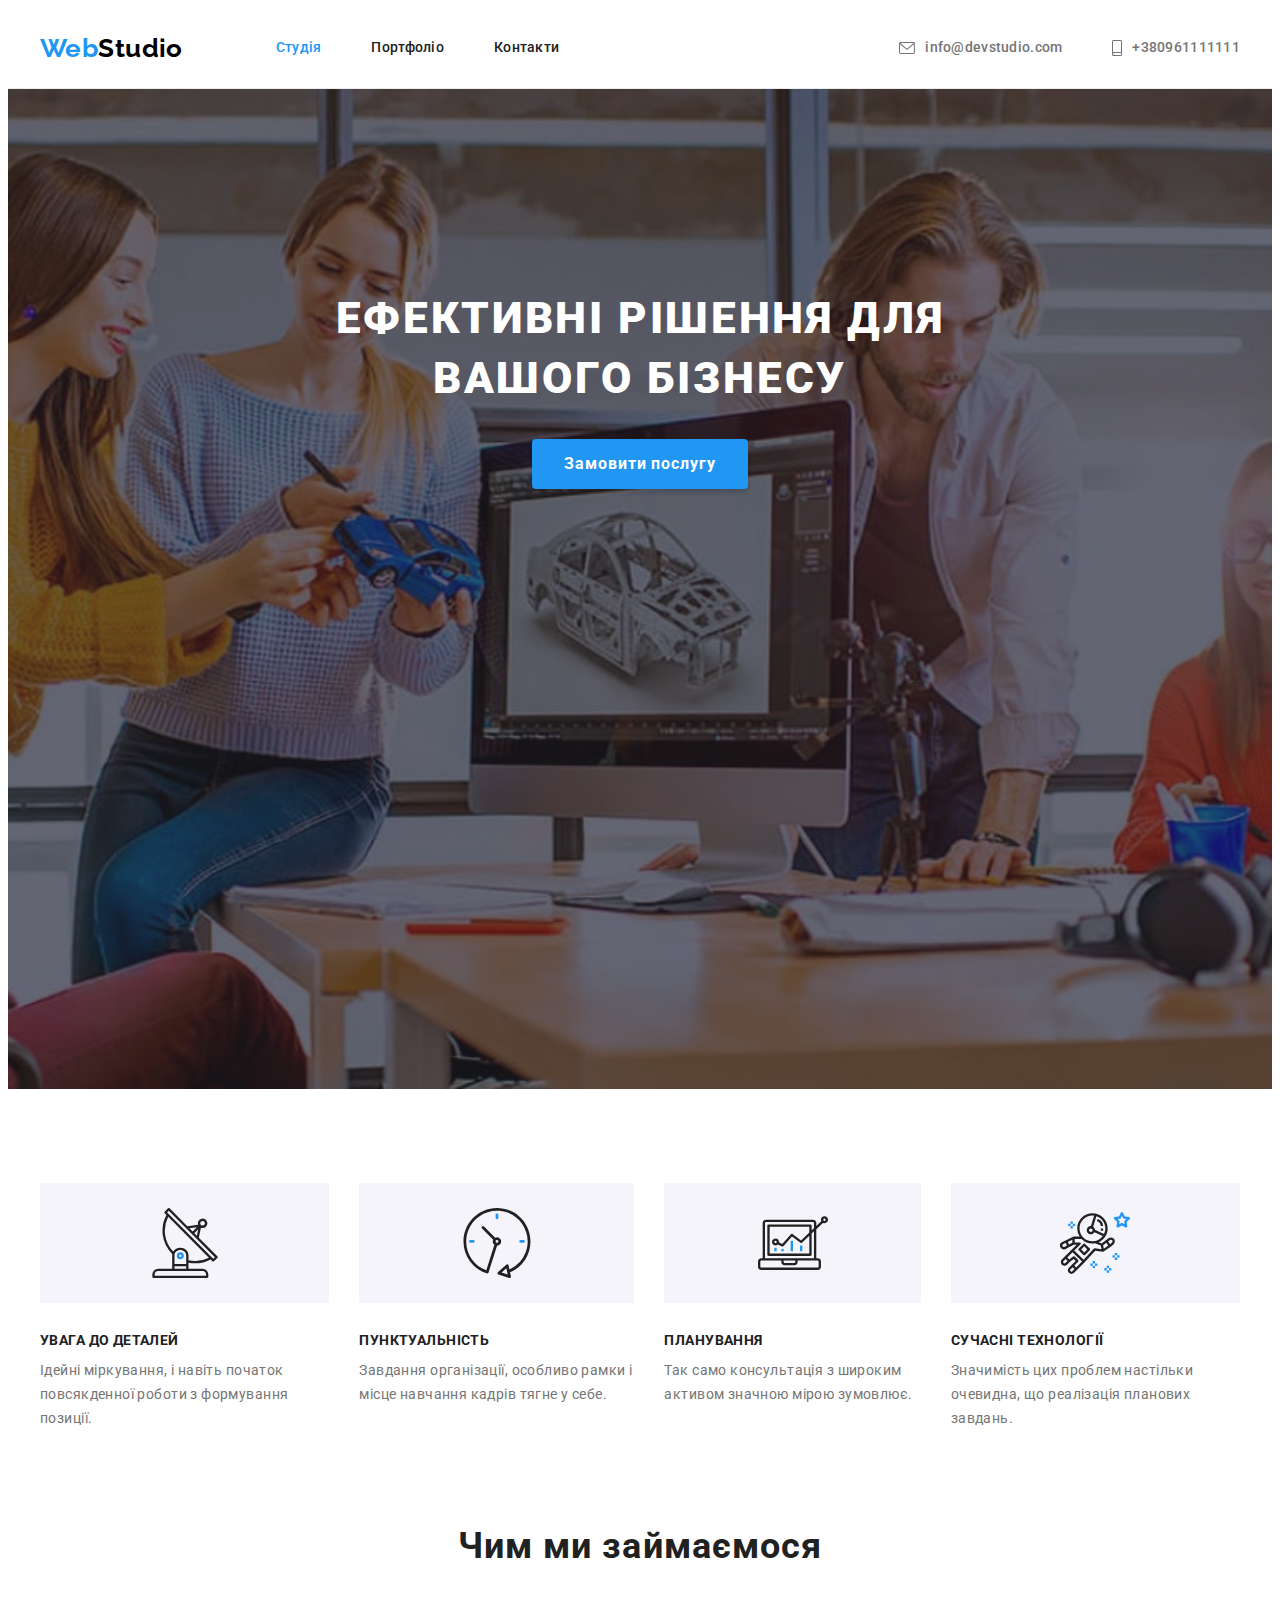
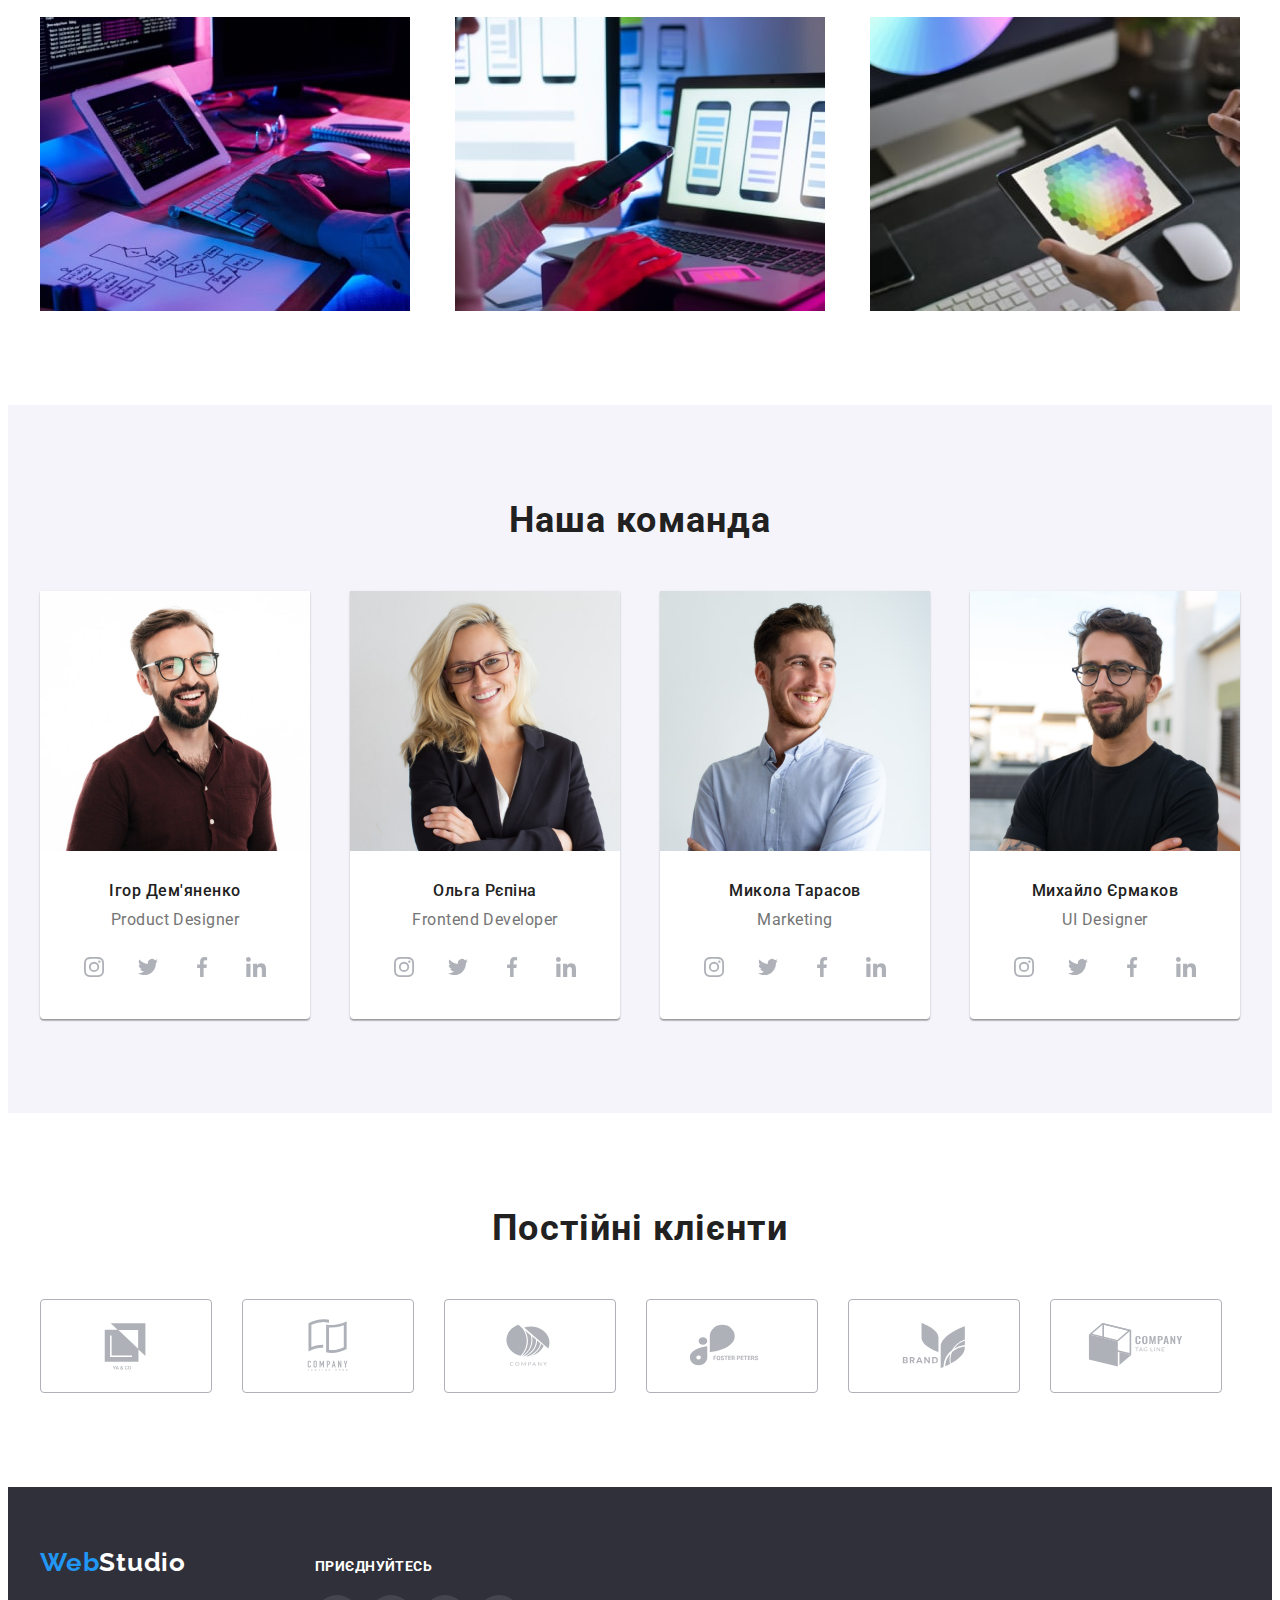
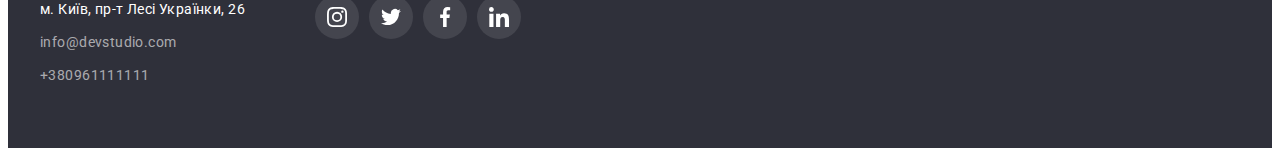
<file: index.html>
<!DOCTYPE html>
<html lang="uk">
  <head>
    <meta charset="UTF-8" />
    <meta http-equiv="X-UA-Compatible" content="IE=edge" />
    <meta name="viewport" content="width=device-width, initial-scale=1.0" />
    <title>Web Studio</title>
    <link rel="preconnect" href="https://fonts.googleapis.com" />
    <link rel="preconnect" href="https://fonts.gstatic.com" crossorigin />
    <link
      href="https://fonts.googleapis.com/css2?family=Raleway:wght@700&family=Roboto:wght@400;500;700;900&display=swap"
      rel="stylesheet"
    />
    <link
      rel="stylesheet"
      href="https://cdnjs.cloudflare.com/ajax/libs/modern-normalize/1.1.0/modern-normalize.min.css"
      integrity="sha512-wpPYUAdjBVSE4KJnH1VR1HeZfpl1ub8YT/NKx4PuQ5NmX2tKuGu6U/JRp5y+Y8XG2tV+wKQpNHVUX03MfMFn9Q=="
      crossorigin="anonymous"
      referrerpolicy="no-referrer"
    />
    <link rel="stylesheet" href="./css/styles.css" />
  </head>
  <body>
    <!-- Header -->
    <header class="header">
      <div class="container main-nav">
        <nav class="main-nav">
          <a href="./index.html" class="header-logo link">
            <span class="logo-accent">Web</span>Studio</a
          >
          <ul class="site-nav list">
            <li class="item">
              <a href="./index.html" class="header-link current link">Студія</a>
            </li>
            <li class="item">
              <a href="./portfolio.html" class="header-link link">Портфоліо</a>
            </li>
            <li class="item">
              <a href="" class="header-link link">Контакти</a>
            </li>
          </ul>
        </nav>
        <ul class="contacts list">
          <li class="contact-item">
            <a href="mailto:info@devstudio.com" class="contact-link link">
              <svg class="contacts-icon" width="16" height="12">
                <use href="./images/icons.svg#icon-envelopehover"></use>
              </svg>
              info@devstudio.com
            </a>
          </li>
          <li class="contact-item">
            <a href="tel:+380961111111" class="contact-link link">
              <svg class="contacts-icon" width="10" height="16">
                <use href="./images/icons.svg#icon-smartphone"></use>
              </svg>
              +380961111111</a
            >
          </li>
        </ul>
      </div>
    </header>

    <main>
      <!-- hero -->
      <section class="hero">
        <div class="container">
          <h1 class="hero-title">Ефективні рішення для вашого бізнесу</h1>
          <button type="button" class="button">Замовити послугу</button>
        </div>
      </section>

      <!-- Переваги -->
      <section class="feature section">
        <div class="container">
          <h2 class="visually-hidden">Наші преваги</h2>
          <ul class="feature-items list">
            <li class="feature-item">
              <div class="feature-icons">
                <svg class="icon-block" width="70" height="70">
                  <use href="./images/icons.svg#icon-antenna"></use>
                </svg>
              </div>
              <h3 class="feature-title">УВАГА ДО ДЕТАЛЕЙ</h3>
              <p class="feature-text">
                Ідейні міркування, і навіть початок повсякденної роботи з
                формування позиції.
              </p>
            </li>
            <li class="feature-item">
              <div class="feature-icons">
                <svg class="icon-block" width="70" height="70">
                  <use href="./images/icons.svg#icon-clock"></use>
                </svg>
              </div>
              <h3 class="feature-title">ПУНКТУАЛЬНІСТЬ</h3>
              <p class="feature-text">
                Завдання організації, особливо рамки і місце навчання кадрів
                тягне у себе.
              </p>
            </li>
            <li class="feature-item">
              <div class="feature-icons">
                <svg class="icon-block" width="70" height="70">
                  <use href="./images/icons.svg#icon-diagram"></use>
                </svg>
              </div>
              <h3 class="feature-title">ПЛАНУВАННЯ</h3>
              <p class="feature-text">
                Так само консультація з широким активом значною мірою зумовлює.
              </p>
            </li>
            <li class="feature-item">
              <div class="feature-icons">
                <svg class="icon-block" width="70" height="70">
                  <use href="./images/icons.svg#icon-astronaut"></use>
                </svg>
              </div>
              <h3 class="feature-title">СУЧАСНІ ТЕХНОЛОГІЇ</h3>
              <p class="feature-text">
                Значимість цих проблем настільки очевидна, що реалізація
                планових завдань.
              </p>
            </li>
          </ul>
        </div>
      </section>
      <!-- Чим ми займаємося -->
      <section class="work section">
        <div class="container">
          <h2 class="work-title">Чим ми займаємося</h2>
          <ul class="work-item list">
            <li>
              <img
                src="./images/img1.jpg"
                alt="верстка"
                width="370"
                class="item"
              />
            </li>
            <li>
              <img
                src="./images/img2.jpg"
                alt="дизайн"
                width="370"
                class="item"
              />
            </li>
            <li>
              <img
                src="./images/img3.jpg"
                alt="оформлення"
                width="370"
                class="item"
              />
            </li>
          </ul>
        </div>
      </section>
      <!-- Наша команда -->
      <section class="team section">
        <div class="container">
          <h2 class="work-title">Наша команда</h2>
          <ul class="team-item list">
            <li class="item-border">
              <img
                src="./images/photo1.jpg"
                alt="фото1"
                width="270"
                class="item"
              />
              <div class="title-text">
                <h3 class="title">Ігор Дем'яненко</h3>
                <p class="text">Product Designer</p>
                <ul class="team-soc list">
                  <li class="team-soc-item">
                    <a href="" class="team-soc-link">
                      <svg class="team-soc-icon" width="20" height="20">
                        <use href="./images/icons.svg#icon-instagram"></use>
                      </svg>
                    </a>
                  </li>
                  <li class="team-soc-item">
                    <a href="" class="team-soc-link">
                      <svg class="team-soc-icon" width="20" height="20">
                        <use href="./images/icons.svg#icon-twitter"></use>
                      </svg>
                    </a>
                  </li>
                  <li class="team-soc-item">
                    <a href="" class="team-soc-link">
                      <svg class="team-soc-icon" width="20" height="20">
                        <use href="./images/icons.svg#icon-facebook"></use>
                      </svg>
                    </a>
                  </li>
                  <li class="team-soc-item">
                    <a href="" class="team-soc-link">
                      <svg class="team-soc-icon" width="20" height="20">
                        <use href="./images/icons.svg#icon-linkedin"></use>
                      </svg>
                    </a>
                  </li>
                </ul>
              </div>
            </li>
            <li class="item-border">
              <img
                src="./images/photo2.jpg"
                alt="фото2"
                width="270"
                class="item"
              />
              <div class="title-text">
                <h3 class="title">Ольга Рєпіна</h3>
                <p class="text">Frontend Developer</p>
                <ul class="team-soc list">
                  <li class="team-soc-item">
                    <a href="" class="team-soc-link">
                      <svg class="team-soc-icon" width="20" height="20">
                        <use href="./images/icons.svg#icon-instagram"></use>
                      </svg>
                    </a>
                  </li>
                  <li class="team-soc-item">
                    <a href="" class="team-soc-link">
                      <svg class="team-soc-icon" width="20" height="20">
                        <use href="./images/icons.svg#icon-twitter"></use>
                      </svg>
                    </a>
                  </li>
                  <li class="team-soc-item">
                    <a href="" class="team-soc-link">
                      <svg class="team-soc-icon" width="20" height="20">
                        <use href="./images/icons.svg#icon-facebook"></use>
                      </svg>
                    </a>
                  </li>
                  <li class="team-soc-item">
                    <a href="" class="team-soc-link">
                      <svg class="team-soc-icon" width="20" height="20">
                        <use href="./images/icons.svg#icon-linkedin"></use>
                      </svg>
                    </a>
                  </li>
                </ul>
              </div>
            </li>
            <li class="item-border">
              <img
                src="./images/photo3.jpg"
                alt="фото3"
                width="270"
                class="item"
              />
              <div class="title-text">
                <h3 class="title">Микола Тарасов</h3>
                <p class="text">Marketing</p>
                <ul class="team-soc list">
                  <li class="team-soc-item">
                    <a href="" class="team-soc-link">
                      <svg class="team-soc-icon" width="20" height="20">
                        <use href="./images/icons.svg#icon-instagram"></use>
                      </svg>
                    </a>
                  </li>
                  <li class="team-soc-item">
                    <a href="" class="team-soc-link">
                      <svg class="team-soc-icon" width="20" height="20">
                        <use href="./images/icons.svg#icon-twitter"></use>
                      </svg>
                    </a>
                  </li>
                  <li class="team-soc-item">
                    <a href="" class="team-soc-link">
                      <svg class="team-soc-icon" width="20" height="20">
                        <use href="./images/icons.svg#icon-facebook"></use>
                      </svg>
                    </a>
                  </li>
                  <li class="team-soc-item">
                    <a href="" class="team-soc-link">
                      <svg class="team-soc-icon" width="20" height="20">
                        <use href="./images/icons.svg#icon-linkedin"></use>
                      </svg>
                    </a>
                  </li>
                </ul>
              </div>
            </li>
            <li class="item-border">
              <img
                src="./images/photo4.jpg"
                alt="фото4"
                width="270"
                class="item"
              />
              <div class="title-text">
                <h3 class="title">Михайло Єрмаков</h3>
                <p class="text">UI Designer</p>
                <ul class="team-soc list">
                  <li class="team-soc-item">
                    <a href="" class="team-soc-link">
                      <svg class="team-soc-icon" width="20" height="20">
                        <use href="./images/icons.svg#icon-instagram"></use>
                      </svg>
                    </a>
                  </li>
                  <li class="team-soc-item">
                    <a href="" class="team-soc-link">
                      <svg class="team-soc-icon" width="20" height="20">
                        <use href="./images/icons.svg#icon-twitter"></use>
                      </svg>
                    </a>
                  </li>
                  <li class="team-soc-item">
                    <a href="" class="team-soc-link">
                      <svg class="team-soc-icon" width="20" height="20">
                        <use href="./images/icons.svg#icon-facebook"></use>
                      </svg>
                    </a>
                  </li>
                  <li class="team-soc-item">
                    <a href="" class="team-soc-link">
                      <svg class="team-soc-icon" width="20" height="20">
                        <use href="./images/icons.svg#icon-linkedin"></use>
                      </svg>
                    </a>
                  </li>
                </ul>
              </div>
            </li>
          </ul>
        </div>
      </section>

      <!-- Постійні клієнти -->
      <section class="clients section">
        <div class="container">
          <h2 class="clients-title">Постійні клієнти</h2>
          <ul class="clients-list list">
            <li class="client-item">
              <a href="" class="client-link link">
                <svg class="client-logo" width="106" height="60">
                  <use href="./images/icons.svg#icon-Logo1"></use>
                </svg>
              </a>
            </li>
            <li class="client-item">
              <a href="" class="client-link link">
                <svg class="client-logo" width="106" height="60">
                  <use href="./images/icons.svg#icon-Logo2"></use>
                </svg>
              </a>
            </li>
            <li class="client-item">
              <a href="" class="client-link link">
                <svg class="client-logo" width="106" height="60">
                  <use href="./images/icons.svg#icon-Logo3"></use>
                </svg>
              </a>
            </li>
            <li class="client-item">
              <a href="" class="client-link link">
                <svg class="client-logo" width="106" height="60">
                  <use href="./images/icons.svg#icon-Logo4"></use>
                </svg>
              </a>
            </li>
            <li class="client-item">
              <a href="" class="client-link link">
                <svg class="client-logo" width="106" height="60">
                  <use href="./images/icons.svg#icon-Logo5"></use>
                </svg>
              </a>
            </li>
            <li class="client-item">
              <a href="" class="client-link link">
                <svg class="client-logo" width="106" height="60">
                  <use href="./images/icons.svg#icon-Logo6"></use>
                </svg>
              </a>
            </li>
          </ul>
        </div>
      </section>
    </main>
    <!-- FOOTER -->
    <footer class="footer">
      <div class="container connect-box">
        <div class="address-box">
          <a href="./index.html" class="footer-logo link">
            <span class="logo-accent">Web</span>Studio</a
          >
          <address>
            <ul class="address-item list">
              <li class="item">
                <a
                  href="https://goo.gl/maps/reQ4tr1Y8sRU6kU5A"
                  target="_blank"
                  rel="noopener nofollow"
                  class="address link"
                  >м. Київ, пр-т Лесі Українки, 26</a
                >
              </li>
              <li class="item">
                <a href="mailto:info@devstudio.com" class="contact link"
                  >info@devstudio.com</a
                >
              </li>
              <li class="item">
                <a href="tel:+380961111111" class="contact link"
                  >+380961111111</a
                >
              </li>
            </ul>
          </address>
        </div>

        <div class="connect">
          <p class="connect-text">приєднуйтесь</p>
          <ul class="connect-list list">
            <li class="connect-item">
              <a href="" class="connect-link link">
                <svg class="connect-icons" width="20" height="20">
                  <use href="./images/icons.svg#icon-instagram"></use>
                </svg>
              </a>
            </li>
            <li class="connect-item">
              <a href="" class="connect-link link">
                <svg class="connect-icons" width="20" height="20">
                  <use href="./images/icons.svg#icon-twitter"></use>
                </svg>
              </a>
            </li>
            <li class="connect-item">
              <a href="" class="connect-link link">
                <svg class="connect-icons" width="20" height="20">
                  <use href="./images/icons.svg#icon-facebook"></use>
                </svg>
              </a>
            </li>
            <li class="connect-item">
              <a href="" class="connect-link link">
                <svg class="connect-icons" width="20" height="20">
                  <use href="./images/icons.svg#icon-linkedin"></use>
                </svg>
              </a>
            </li>
          </ul>
        </div>
      </div>
    </footer>
  </body>
</html>
</file>
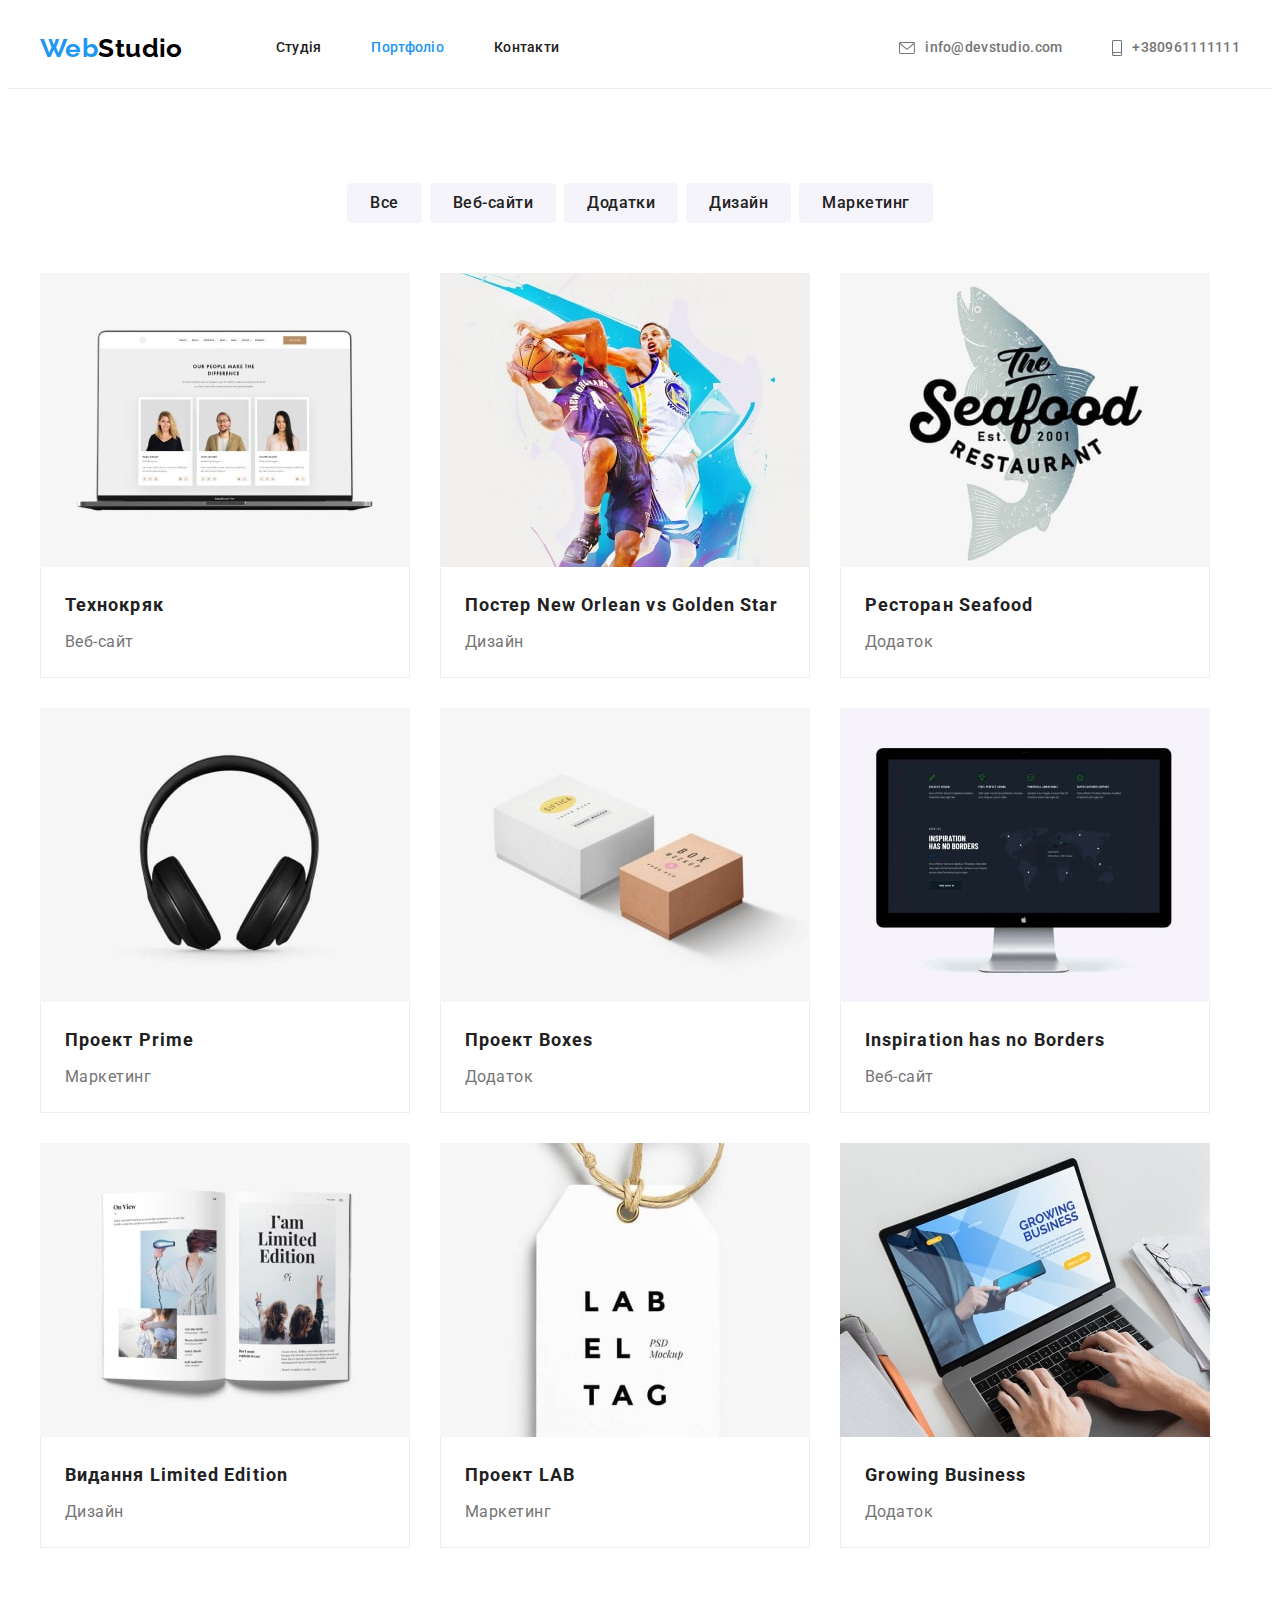
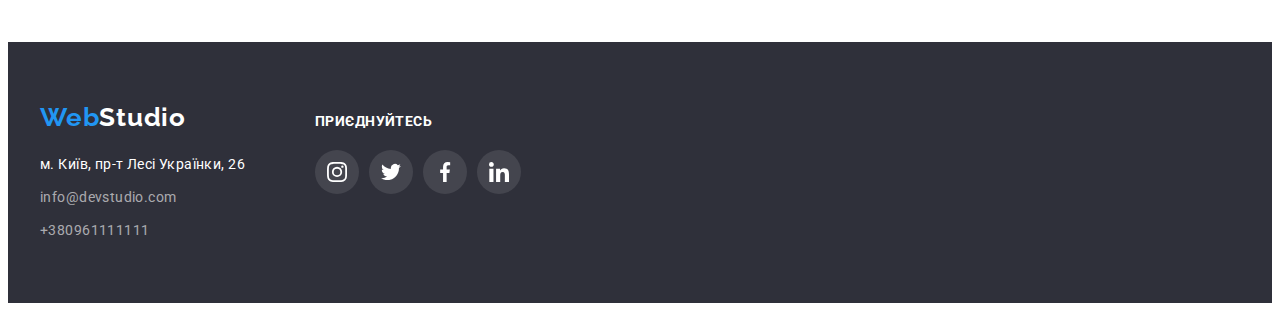
<file: portfolio.html>
<!DOCTYPE html>
<html lang="uk">
  <head>
    <meta charset="UTF-8" />
    <meta http-equiv="X-UA-Compatible" content="IE=edge" />
    <meta name="viewport" content="width=device-width, initial-scale=1.0" />
    <title>Web Studio</title>
    <link rel="preconnect" href="https://fonts.googleapis.com" />
    <link rel="preconnect" href="https://fonts.gstatic.com" crossorigin />
    <link
      href="https://fonts.googleapis.com/css2?family=Raleway:wght@700&family=Roboto:wght@400;500;700;900&display=swap"
      rel="stylesheet"
    />
    <link
      rel="stylesheet"
      href="https://cdnjs.cloudflare.com/ajax/libs/modern-normalize/1.1.0/modern-normalize.min.css"
      integrity="sha512-wpPYUAdjBVSE4KJnH1VR1HeZfpl1ub8YT/NKx4PuQ5NmX2tKuGu6U/JRp5y+Y8XG2tV+wKQpNHVUX03MfMFn9Q=="
      crossorigin="anonymous"
      referrerpolicy="no-referrer"
    />
    <link rel="stylesheet" href="./css/styles.css" />
  </head>
  <body>
    <!-- Header -->
    <header class="header">
      <div class="container main-nav">
        <nav class="main-nav">
          <a href="./index.html" class="header-logo link">
            <span class="logo-accent">Web</span>Studio</a
          >
          <ul class="site-nav list">
            <li class="item">
              <a href="./index.html" class="header-link link">Студія</a>
            </li>
            <li class="item">
              <a href="./portfolio.html" class="header-link current link"
                >Портфоліо</a
              >
            </li>
            <li class="item">
              <a href="" class="header-link link">Контакти</a>
            </li>
          </ul>
        </nav>
        <ul class="contacts list">
          <li class="contact-item">
            <a href="mailto:info@devstudio.com" class="contact-link link">
              <svg class="contacts-icon" width="16" height="12">
                <use href="./images/icons.svg#icon-envelopehover"></use>
              </svg>
              info@devstudio.com
            </a>
          </li>
          <li class="contact-item">
            <a href="tel:+380961111111" class="contact-link link">
              <svg class="contacts-icon" width="10" height="16">
                <use href="./images/icons.svg#icon-smartphone"></use>
              </svg>
              +380961111111</a
            >
          </li>
        </ul>
      </div>
    </header>

    <main>
      <section class="portfolio-section">
        <div class="container">
          <h1 class="visually-hidden">Приклади наших робіт</h1>
          <ul class="button-items list">
            <li class="item">
              <button type="button" class="button-filter">Все</button>
            </li>
            <li class="item">
              <button type="button" class="button-filter">Веб-сайти</button>
            </li>
            <li class="item">
              <button type="button" class="button-filter">Додатки</button>
            </li>
            <li class="item">
              <button type="button" class="button-filter">Дизайн</button>
            </li>
            <li class="item">
              <button type="button" class="button-filter">Маркетинг</button>
            </li>
          </ul>
          <ul class="portfolio-items list">
            <li class="example">
              <a href="" class="example-link link">
                <img
                  src="./images/project1.jpg"
                  alt="foto-project"
                  width="370"
                />
                <div class="description">
                  <h2 class="description-title">Технокряк</h2>
                  <p class="description-text">Веб-сайт</p>
                </div>
              </a>
            </li>
            <li class="example">
              <a href="" class="example-link link">
                <img
                  src="./images/project2.jpg"
                  alt="foto-project"
                  width="370"
                />
                <div class="description">
                  <h2 class="description-title">
                    Постер New Orlean vs Golden Star
                  </h2>
                  <p class="description-text">Дизайн</p>
                </div>
              </a>
            </li>
            <li class="example">
              <a href="" class="example-link link">
                <img
                  src="./images/project3.jpg"
                  alt="foto-project"
                  width="370"
                />
                <div class="description">
                  <h2 class="description-title">Ресторан Seafood</h2>
                  <p class="description-text">Додаток</p>
                </div>
              </a>
            </li>
            <li class="example">
              <a href="" class="example-link link">
                <img
                  src="./images/project4.jpg"
                  alt="foto-project"
                  width="370"
                />
                <div class="description">
                  <h2 class="description-title">Проект Prime</h2>
                  <p class="description-text">Маркетинг</p>
                </div>
              </a>
            </li>
            <li class="example">
              <a href="" class="example-link link">
                <img
                  src="./images/project5.jpg"
                  alt="foto-project"
                  width="370"
                />
                <div class="description">
                  <h2 class="description-title">Проект Boxes</h2>
                  <p class="description-text">Додаток</p>
                </div>
              </a>
            </li>
            <li class="example">
              <a href="" class="example-link link">
                <img
                  src="./images/project6.jpg"
                  alt="foto-project"
                  width="370"
                />
                <div class="description">
                  <h2 class="description-title">Inspiration has no Borders</h2>
                  <p class="description-text">Веб-сайт</p>
                </div>
              </a>
            </li>
            <li class="example">
              <a href="" class="example-link link">
                <img
                  src="./images/project7.jpg"
                  alt="foto-project"
                  width="370"
                />
                <div class="description">
                  <h2 class="description-title">Видання Limited Edition</h2>
                  <p class="description-text">Дизайн</p>
                </div>
              </a>
            </li>
            <li class="example">
              <a href="" class="example-link link">
                <img
                  src="./images/project8.jpg"
                  alt="foto-project"
                  width="370"
                />
                <div class="description">
                  <h2 class="description-title">Проект LAB</h2>
                  <p class="description-text">Маркетинг</p>
                </div>
              </a>
            </li>
            <li class="example">
              <a href="" class="example-link link">
                <img
                  src="./images/project9.jpg"
                  alt="foto-project"
                  width="370"
                />
                <div class="description">
                  <h2 class="description-title">Growing Business</h2>
                  <p class="description-text">Додаток</p>
                </div>
              </a>
            </li>
          </ul>
        </div>
      </section>
    </main>

    <!-- FOOTER -->
    <footer class="footer">
      <div class="container connect-box">
        <div class="address-box">
          <a href="./index.html" class="footer-logo link">
            <span class="logo-accent">Web</span>Studio</a
          >
          <address>
            <ul class="address-item list">
              <li class="item">
                <a
                  href="https://goo.gl/maps/reQ4tr1Y8sRU6kU5A"
                  target="_blank"
                  rel="noopener nofollow"
                  class="address link"
                  >м. Київ, пр-т Лесі Українки, 26</a
                >
              </li>
              <li class="item">
                <a href="mailto:info@devstudio.com" class="contact link"
                  >info@devstudio.com</a
                >
              </li>
              <li class="item">
                <a href="tel:+380961111111" class="contact link"
                  >+380961111111</a
                >
              </li>
            </ul>
          </address>
        </div>

        <div class="connect">
          <p class="connect-text">приєднуйтесь</p>
          <ul class="connect-list list">
            <li class="connect-item">
              <a href="" class="connect-link link">
                <svg class="connect-icons" width="20" height="20">
                  <use href="./images/icons.svg#icon-instagram"></use>
                </svg>
              </a>
            </li>
            <li class="connect-item">
              <a href="" class="connect-link link">
                <svg class="connect-icons" width="20" height="20">
                  <use href="./images/icons.svg#icon-twitter"></use>
                </svg>
              </a>
            </li>
            <li class="connect-item">
              <a href="" class="connect-link link">
                <svg class="connect-icons" width="20" height="20">
                  <use href="./images/icons.svg#icon-facebook"></use>
                </svg>
              </a>
            </li>
            <li class="connect-item">
              <a href="" class="connect-link link">
                <svg class="connect-icons" width="20" height="20">
                  <use href="./images/icons.svg#icon-linkedin"></use>
                </svg>
              </a>
            </li>
          </ul>
        </div>
      </div>
    </footer>
  </body>
</html>
</file>
<file: css/styles.css>
:root {
  --primary-text-color: #757575;
  --logo-color: #000000;
  --title-text-color: #212121;
  --accent-color: #2196f3;
  --primary-white-color: #ffffff;
  --hero-bg-color: #2f303a;
  --section-bg: #f5f4fa;
  --border-color: #eeeeee;
  --line-color: #ececec;
  --grey: #afb1b8;
}
body {
  color: var(--primary-text-color);
  background-color: var(--primary-white-color);
  font-family: "Roboto", sans-serif;
  font-size: 14px;
  letter-spacing: 0.03em;
}
h1,
h2,
h3,
h4,
h5,
h6,
p {
  margin: 0;
}

img {
  display: block;
  max-width: 100%;
  height: auto;
}
button {
  display: block;
  margin: 0 auto;
  cursor: pointer;
  border-radius: 4px;
  border: none;
}
.section {
  padding-top: 94px;
  padding-bottom: 94px;
}
.container {
  width: 1200px;
  margin: 0 auto;
  padding: 0 15px;
}

.visually-hidden {
  position: absolute;
  width: 1px;
  height: 1px;
  margin: -1px;
  border: 0;
  padding: 0;

  white-space: nowrap;
  clip-path: inset(100%);
  clip: rect(0 0 0 0);
  overflow: hidden;
}
.list {
  list-style: none;
  margin: 0;
  padding: 0;
}
.link {
  text-decoration: none;
}

/* Header */
.header {
  border-bottom: 1px solid var(--line-color);
}
.main-nav {
  display: flex;
  align-items: center;
}

.header-logo {
  margin-right: 93px;
  padding-top: 24px;
  padding-bottom: 24px;
  color: var(--logo-color);
  font-family: Raleway, sans-serif;
  font-weight: 700;
  font-size: 26px;
  line-height: 1.19;
}
.logo-accent {
  color: var(--accent-color);
}
.header-link {
  font-weight: 500;
  font-size: 14px;
  line-height: 1.14;
  letter-spacing: 0.02em;
}
.site-nav {
  display: flex;
}
.site-nav .item:not(:last-child) {
  margin-right: 50px;
}

.site-nav .header-link:hover,
.site-nav .header-link:focus {
  color: var(--accent-color);
}
.site-nav .header-link {
  display: block;
  padding-top: 32px;
  padding-bottom: 32px;
  color: var(--title-text-color);
}
.site-nav .header-link.current {
  color: var(--accent-color);
}
.contacts {
  display: flex;
  margin-left: auto;
}
.contact-link {
  font-weight: 500;
  font-size: 14px;
  line-height: 1.14;
  letter-spacing: 0.02em;
  color: var(--primary-text-color);
}

.contacts .contact-link {
  display: flex;
  padding-top: 32px;
  padding-bottom: 32px;
  align-items: center;
}
.contacts .contact-item + .contact-item {
  margin-left: 50px;
}

.contact-link:hover,
.contact-link:focus {
  color: var(--accent-color);
}

.contacts-icon {
  margin-right: 10px;
  fill: currentColor;
}

/* hero */
.hero {
  background-color: var(--hero-bg-color);
  background-image: linear-gradient(
      rgba(47, 48, 58, 0.4),
      rgba(47, 48, 58, 0.4)
    ),
    url(../images/hero-bg.jpg);
  background-repeat: no-repeat;
  background-position: center;
  background-size: cover;
  max-width: 1600px;
  text-align: center;
  padding: 200px 0;
  margin: 0 auto;
  height: 600px;
}
.hero-title {
  margin-left: auto;
  margin-right: auto;
  margin-bottom: 30px;
  max-width: 696px;
  color: var(--primary-white-color);
  font-weight: 900;
  font-size: 44px;
  line-height: 1.36;
  letter-spacing: 0.06em;
  text-transform: uppercase;
}
/* button */
.button {
  padding: 10px 32px;
  box-shadow: 0px 4px 4px rgba(0, 0, 0, 0.15);
  min-width: 200px;
  color: var(--primary-white-color);
  background-color: var(--accent-color);
  font-family: "Roboto";
  font-weight: 700;
  font-size: 16px;
  line-height: 1.88;
  align-items: center;
  letter-spacing: 0.06em;
}
/* Переваги */

.feature-items {
  display: flex;
}
.feature-items .feature-item:not(:last-child) {
  margin-right: 30px;
}
.feature-icons {
  width: auto;
  height: 120px;
  background-color: var(--section-bg);
  display: flex;
  justify-content: center;
  align-items: center;
  margin-bottom: 30px;
}

.feature-title {
  margin-top: 0;
  margin-bottom: 10px;
  color: var(--title-text-color);
  font-size: 14px;
  line-height: 1.14;
  letter-spacing: 0.03em;
  text-transform: uppercase;
}
.feature-text {
  margin: 0;
  font-weight: 400;
  font-size: 14px;
  line-height: 1.71;
  letter-spacing: 0.03em;
}
/* Чем мы занимаемся */
.work {
  padding-top: 0;
}
.work-item {
  display: flex;
  justify-content: space-between;
}
.work-title {
  margin-top: 0;
  margin-bottom: 50px;
  color: var(--title-text-color);
  font-size: 36px;
  line-height: 1.17;
  text-align: center;
  letter-spacing: 0.03em;
}

/* Наша команда */
.team {
  background-color: #f5f4fa;
}
.item-border {
  box-shadow: 0px 1px 3px rgba(0, 0, 0, 0.12), 0px 1px 1px rgba(0, 0, 0, 0.14),
    0px 2px 1px rgba(0, 0, 0, 0.2);
  border-radius: 0px 0px 4px 4px;
  background-color: var(--primary-white-color);
}

.team-item {
  display: flex;
  justify-content: space-between;
}
.title-text {
  padding-top: 30px;
  padding-bottom: 30px;
}
.team-item .title {
  margin-top: 0;
  margin-bottom: 10px;
  color: var(--title-text-color);
  font-weight: 500;
  font-size: 16px;
  line-height: 1.19;
  text-align: center;
  letter-spacing: 0.03em;
}
.team-item .text {
  margin: 0;
  font-weight: 400;
  font-size: 16px;
  line-height: 1.19;
  text-align: center;
  letter-spacing: 0.03em;
  margin-bottom: 16px;
}
.team-soc {
  display: flex;
  justify-content: center;
  gap: 10px;
}
.team-soc-link {
  width: 44px;
  height: 44px;
  border-radius: 50%;
  display: flex;
  align-items: center;
  justify-content: center;
  color: var(--grey);
}
.team-soc-icon {
  fill: currentColor;
}
.team-soc-link:hover,
.team-soc-link:focus {
  background-color: var(--accent-color);
  color: var(--primary-white-color);
}

/* Постійні клієнти */
.clients-title {
  margin-bottom: 50px;
  color: var(--title-text-color);
  font-size: 36px;
  line-height: 1.17;
  text-align: center;
  letter-spacing: 0.03em;
}
.clients-list {
  display: flex;
  align-items: center;
  gap: 30px;
}

.client-link {
  width: 170px;
  height: 92px;
  border: 1px solid var(--grey);
  border-radius: 4px;
  display: flex;
  align-items: center;
  justify-content: center;
  color: var(--grey);
}
.client-logo {
  fill: currentColor;
}
.client-link:hover,
.client-link:focus {
  border: 1px solid var(--accent-color);
  color: var(--accent-color);
}

/* FOOTER */
.footer {
  padding-top: 60px;
  padding-bottom: 60px;
  background-color: var(--hero-bg-color);
}
.footer-logo {
  margin-bottom: 20px;
  display: block;
  color: var(--primary-white-color);
  font-family: "Raleway", sans-serif;
  font-weight: 700;
  font-size: 26px;
  line-height: 1.19;
  letter-spacing: 0.03em;
}
.address-item {
  font-style: normal;
  font-weight: 400;
  font-size: 14px;
  line-height: 1.71;
  letter-spacing: 0.03em;
}
.address-item .address {
  color: var(--primary-white-color);
}
.address-item .contact {
  color: rgba(255, 255, 255, 0.6);
}
.address-item .contact:hover,
.address-item .contact:focus {
  color: var(--accent-color);
}
.address-item .item:not(:last-child) {
  margin-bottom: 9px;
}
.connect-box {
  display: flex;
  align-items: baseline;
}
.connect {
  margin-left: 70px;
}
.connect-text {
  font-size: 14px;
  font-weight: 700;
  line-height: 1.14;
  letter-spacing: 0.03em;
  text-transform: uppercase;
  color: var(--primary-white-color);
  margin-bottom: 20px;
}
.connect-list {
  display: flex;
  gap: 10px;
}
.connect-link {
  width: 44px;
  height: 44px;
  border-radius: 50%;
  display: flex;
  align-items: center;
  justify-content: center;
  background-color: rgba(255, 255, 255, 0.1);
  color: var(--primary-white-color);
}
.connect-icons {
  fill: currentColor;
}
.connect-link:hover,
.connect-link:focus {
  background-color: var(--accent-color);
  color: var(--primary-white-color);
}
/*-------------- Page Portfolio ------------------- */
.portfolio-section {
  padding-top: 94px;
  padding-bottom: 94px;
}
.button-items {
  display: flex;
  justify-content: center;
  margin-bottom: 50px;
}
.button-items .item:not(:last-child) {
  margin-right: 8px;
}
.button-filter {
  padding: 6px 22px;
  border-radius: 4px;
  border: 1px solid transparent;
  cursor: pointer;
  color: var(--title-text-color);
  background-color: var(--section-bg);
  font-family: "Roboto";
  font-weight: 500;
  font-size: 16px;
  line-height: 1.62;
  text-align: center;
  letter-spacing: 0.03em;
}
.button-filter:hover,
.button-filter:focus {
  background-color: var(--accent-color);
  color: var(--primary-white-color);
  box-shadow: 0px 3px 1px rgba(0, 0, 0, 0.1), 0px 1px 2px rgba(0, 0, 0, 0.08),
    0px 2px 2px rgba(0, 0, 0, 0.12);
}
.portfolio-items {
  display: flex;
  flex-wrap: wrap;
  gap: 30px;
}
.example-link {
  display: block;
}
.example-link:hover,
.example-link:focus {
  box-shadow: 0px 1px 1px rgba(0, 0, 0, 0.12), 0px 4px 4px rgba(0, 0, 0, 0.06),
    1px 4px 6px rgba(0, 0, 0, 0.16);
}
.description {
  padding: 20px 24px;
  border: 1px solid var(--border-color);
  border-top: none;
}
.description-title {
  margin-bottom: 4px;
  color: var(--title-text-color);
  font-size: 18px;
  line-height: 2;
  letter-spacing: 0.06em;
}
.description-text {
  font-weight: 400;
  font-size: 16px;
  line-height: 1.88;
  letter-spacing: 0.03em;
  color: var(--primary-text-color);
}
</file>
